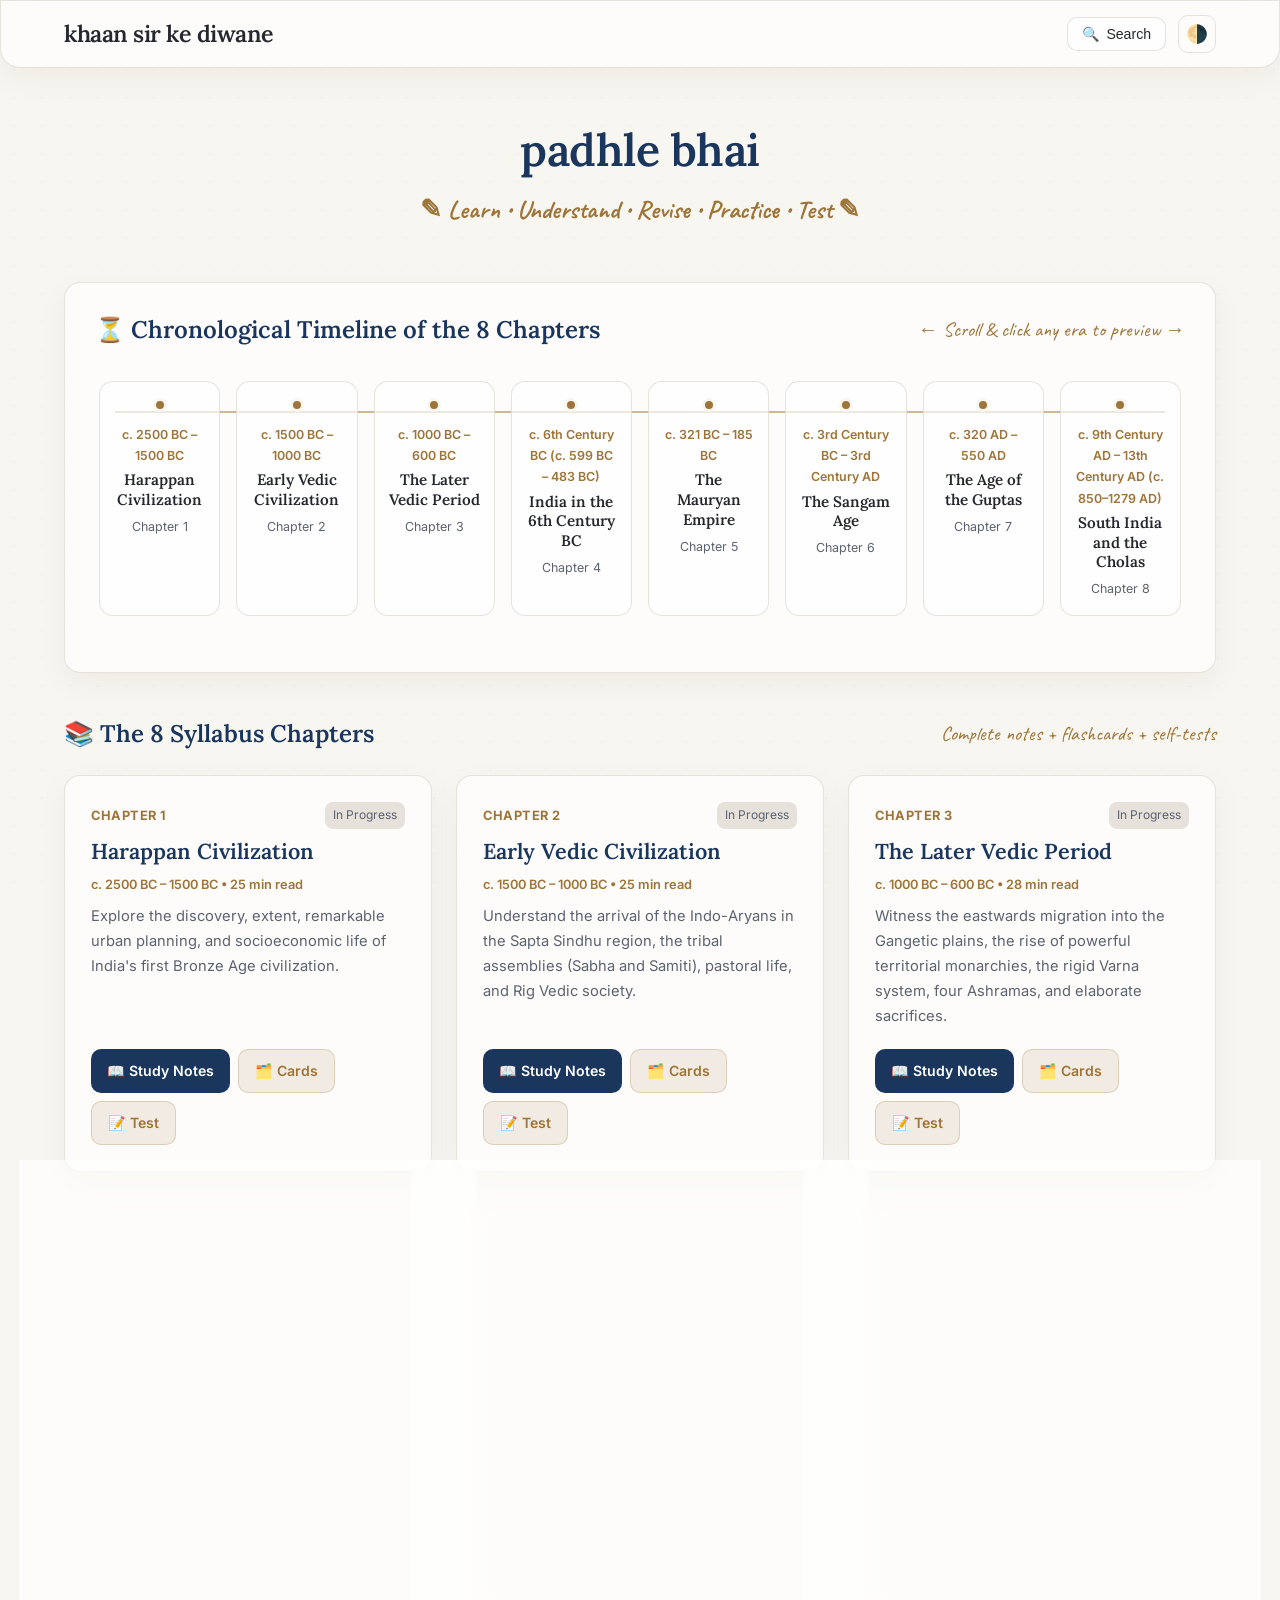
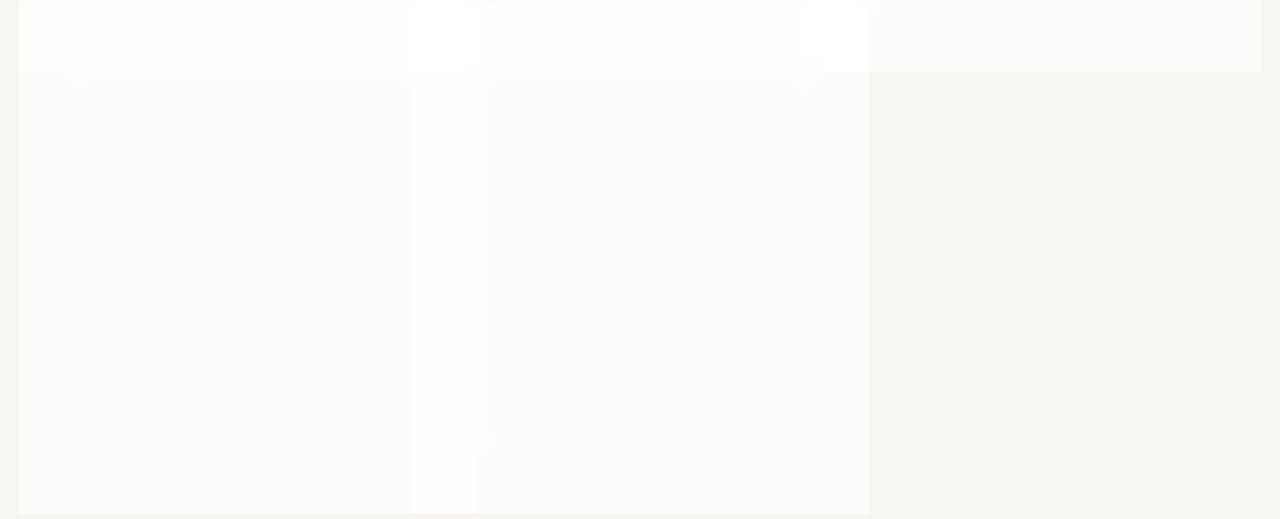
<file: index.html>
<!DOCTYPE html>
<html lang="en">
<head>
    <meta charset="UTF-8">
    <meta name="viewport" content="width=device-width, initial-scale=1.0">
    <title>padhle bhai </title>
    <link rel="preconnect" href="https://fonts.googleapis.com">
    <link rel="preconnect" href="https://fonts.gstatic.com" crossorigin>
    <link href="https://fonts.googleapis.com/css2?family=Caveat:wght@600;700&family=Inter:wght@400;500;600;700&family=Lora:ital,wght@0,400;0,600;1,400;1,600&display=swap" rel="stylesheet">
    <link rel="stylesheet" href="css/style.css">
</head>
<body>
    <!-- Top Navbar -->
    <nav class="navbar glass">
        <div class="container nav-content">
            <div class="logo">
                <h1>khaan sir ke diwane</h1>
            </div>
            <div class="nav-actions">
                <button id="openSearchBtn" class="nav-btn" title="Search all topics, rulers, terms">
                    🔍 <span>Search</span>
                </button>
                <button id="themeToggle" class="theme-toggle" title="Toggle Light / Dark Mode">🌗</button>
            </div>
        </div>
    </nav>

    <main class="container">
        <!-- Dashboard Header -->
        <header class="dashboard-header">
            <h1>padhle bhai</h1>
            <div class="handwritten-sub">✎ Learn • Understand • Revise • Practice • Test ✎</div>
        </header>

        <!-- Interactive Historical Timeline Section -->
        <section class="timeline-section glass">
            <div class="section-head-wrap">
                <h2 class="section-title">⏳ Chronological Timeline of the 8 Chapters</h2>
                <span class="doodle-hand-annotation">← Scroll & click any era to preview →</span>
            </div>
            <div class="timeline-scroll">
                <div class="timeline-flow" id="timelineFlow">
                    <!-- Injected by JS -->
                </div>
            </div>
        </section>

 

        <!-- Chapter Cards Grid -->
        <div class="section-head-wrap" style="margin-top: 40px;">
            <h2 class="section-title">📚 The 8 Syllabus Chapters</h2>
            <span class="doodle-hand-annotation">Complete notes + flashcards + self-tests</span>
        </div>
        <section class="chapter-grid" id="chapterGrid">
            <!-- Chapter cards injected here by JS -->
        </section>
    </main>

    <!-- Global Search Modal -->
    <div class="modal-overlay" id="searchModal">
        <div class="search-modal-box glass">
            <div class="search-input-wrap">
                <span style="font-size: 1.3rem;">🔍</span>
                <input type="text" id="globalSearchInput" class="search-input" placeholder="Search people, places, dates, terms, concepts..." autocomplete="off">
                <button id="closeSearchBtn" style="background: none; border: none; font-size: 1.4rem; cursor: pointer; color: var(--text-muted);">&times;</button>
            </div>
            <div style="font-size: 0.8rem; color: var(--text-muted); margin-bottom: 8px;">
                Tip: Type terms like <em>"Citadel"</em>, <em>"Ashoka"</em>, <em>"Sabha"</em>, <em>"Lothal"</em>, <em>"Nalanda"</em>
            </div>
            <div class="search-results-list" id="searchResultsList">
                <p style="text-align: center; color: var(--text-muted); padding: 30px 0;">Start typing to search across all 8 chapters...</p>
            </div>
        </div>
    </div>

    <!-- Scripts: Chapter Data Modules -->
    <script src="data/chapter1.js"></script>
    <script src="data/chapter2.js"></script>
    <script src="data/chapter3.js"></script>
    <script src="data/chapter4.js"></script>
    <script src="data/chapter5.js"></script>
    <script src="data/chapter6.js"></script>
    <script src="data/chapter7.js"></script>
    <script src="data/chapter8.js"></script>
    <script src="data/data.js"></script>
    <script src="js/app.js"></script>
</body>
</html>
</file>
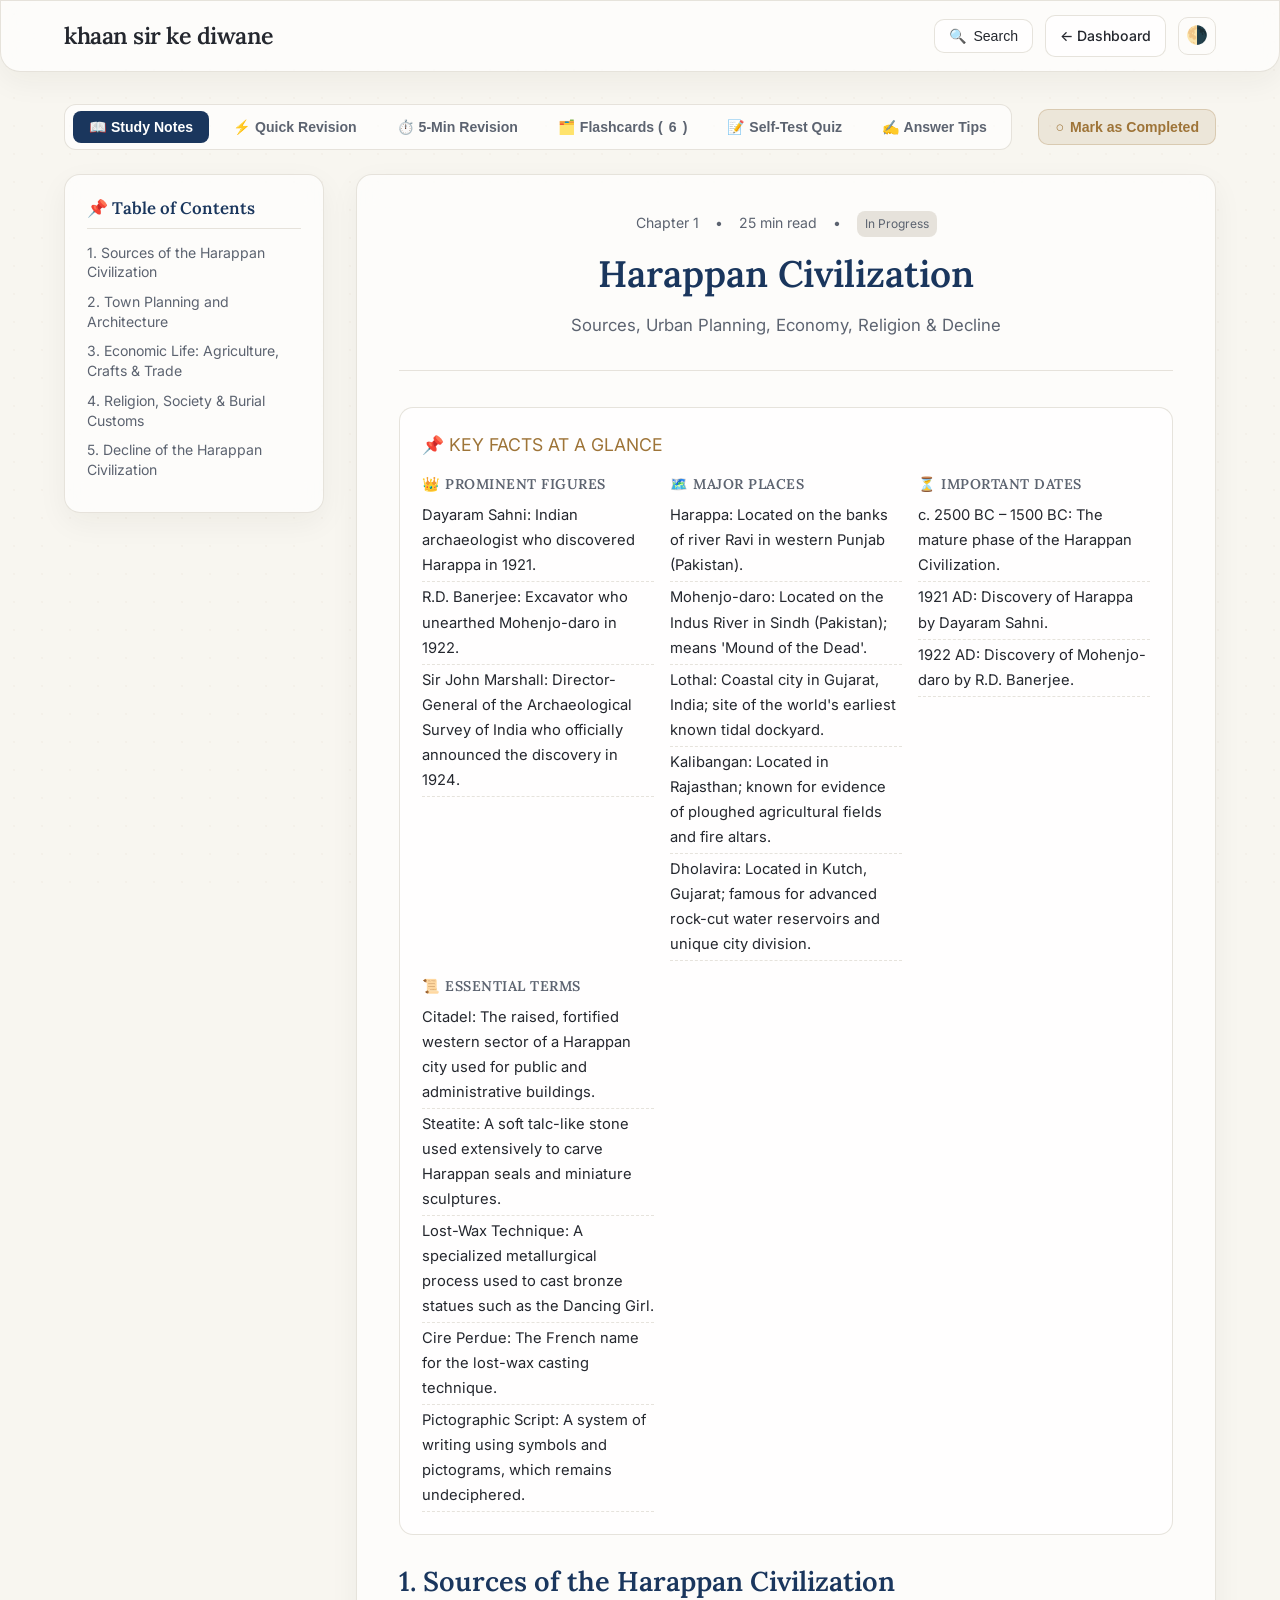
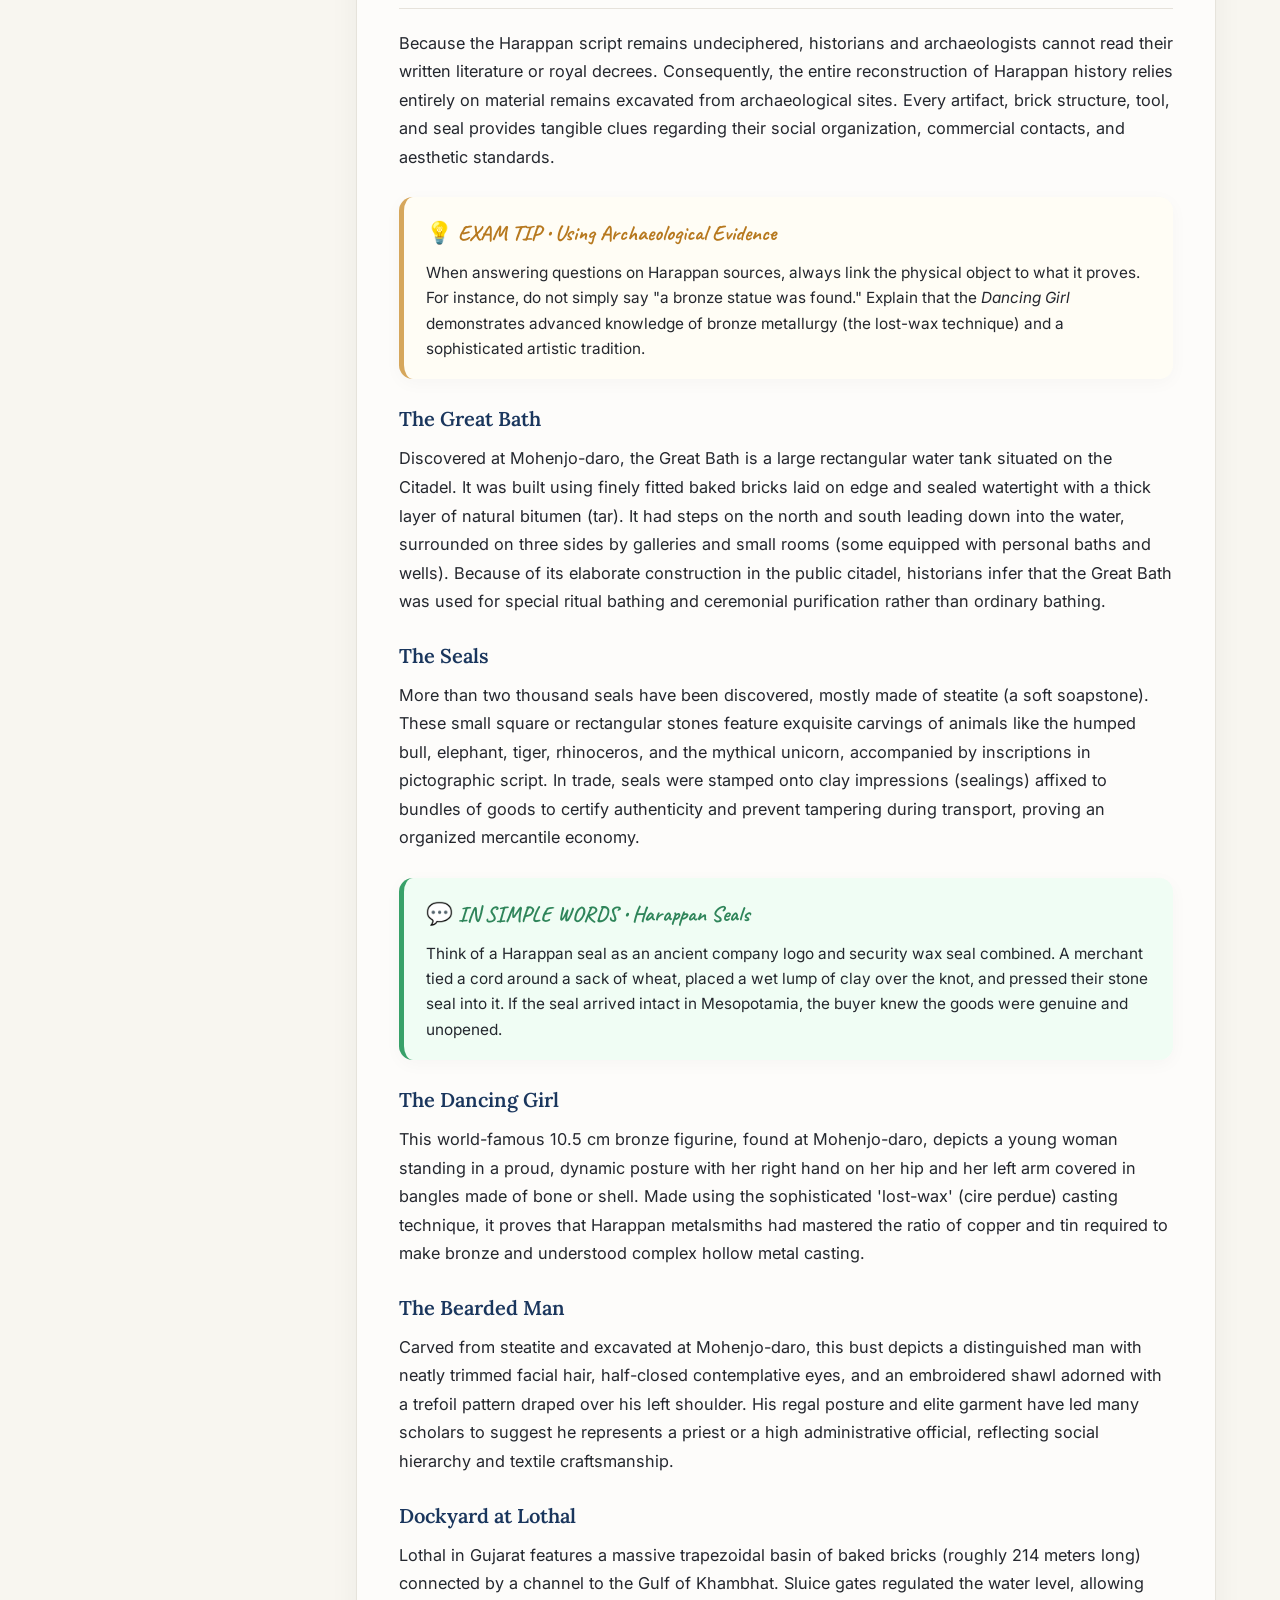
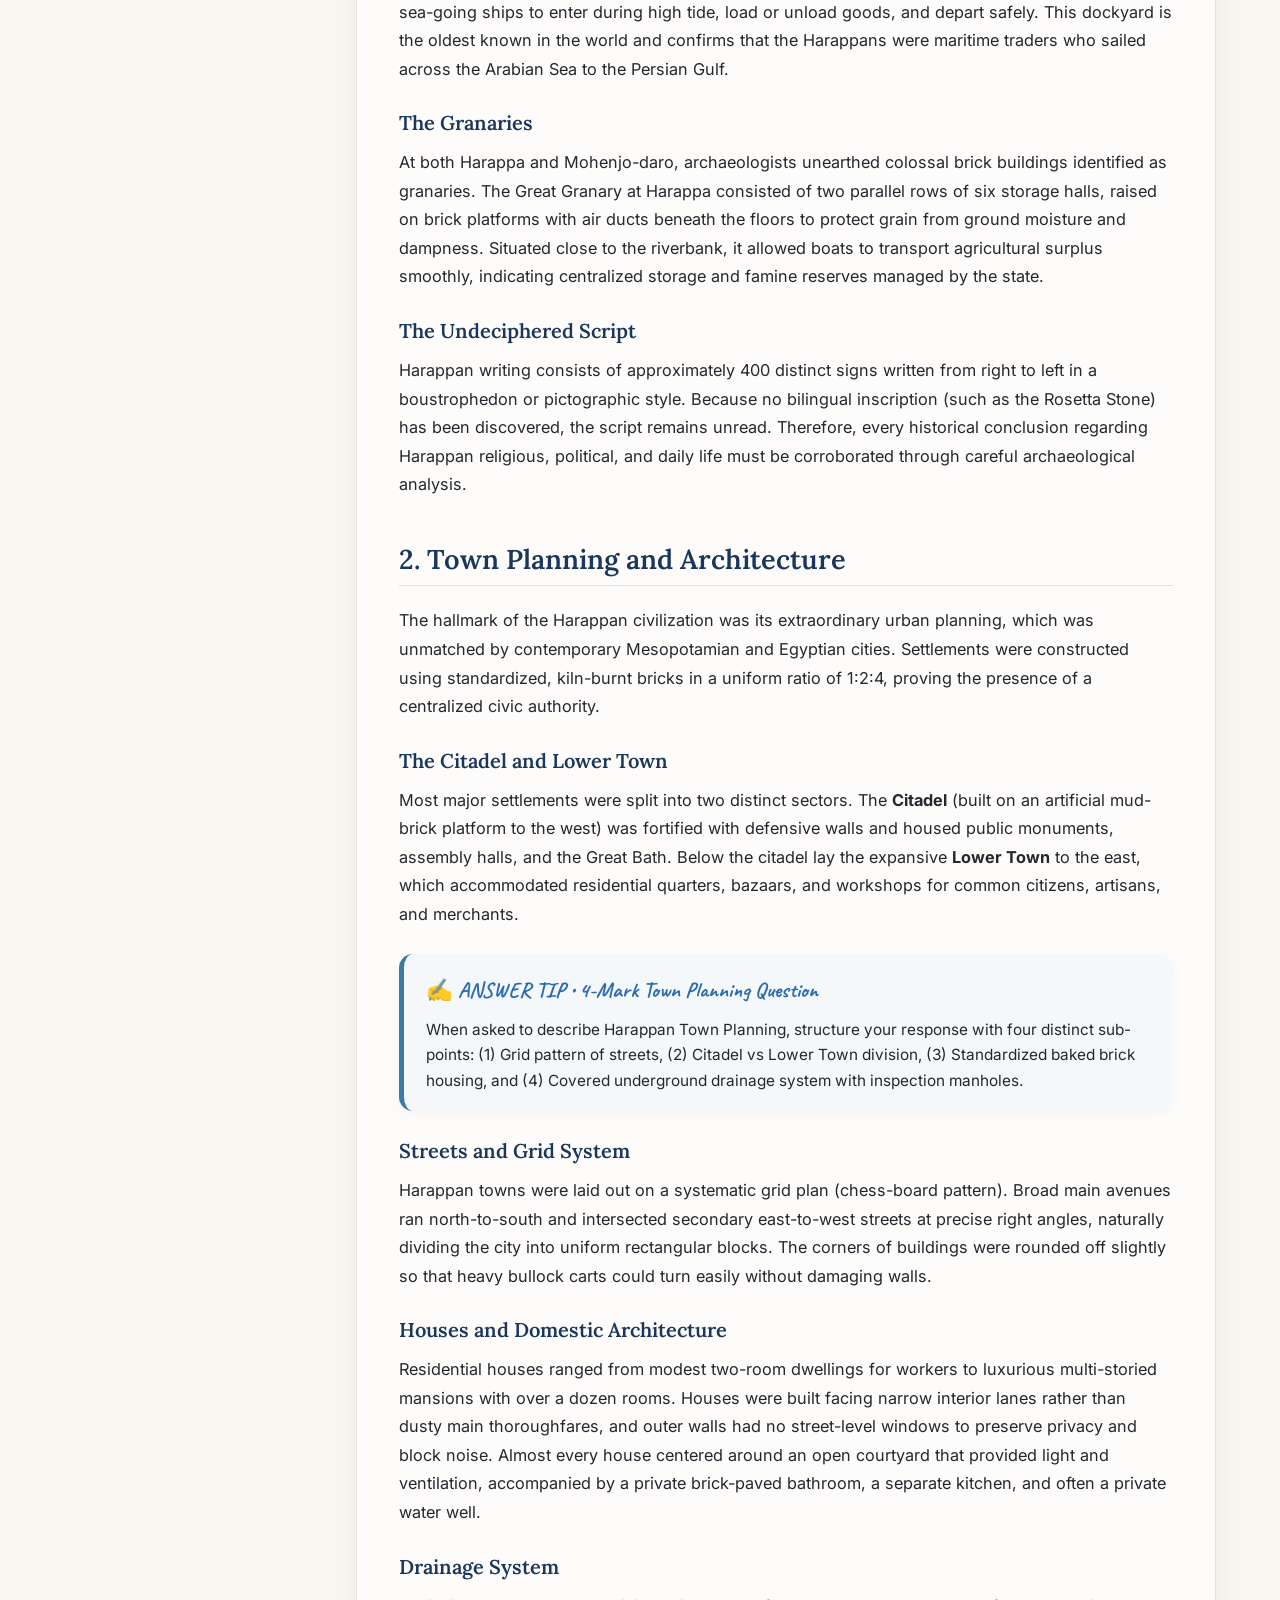
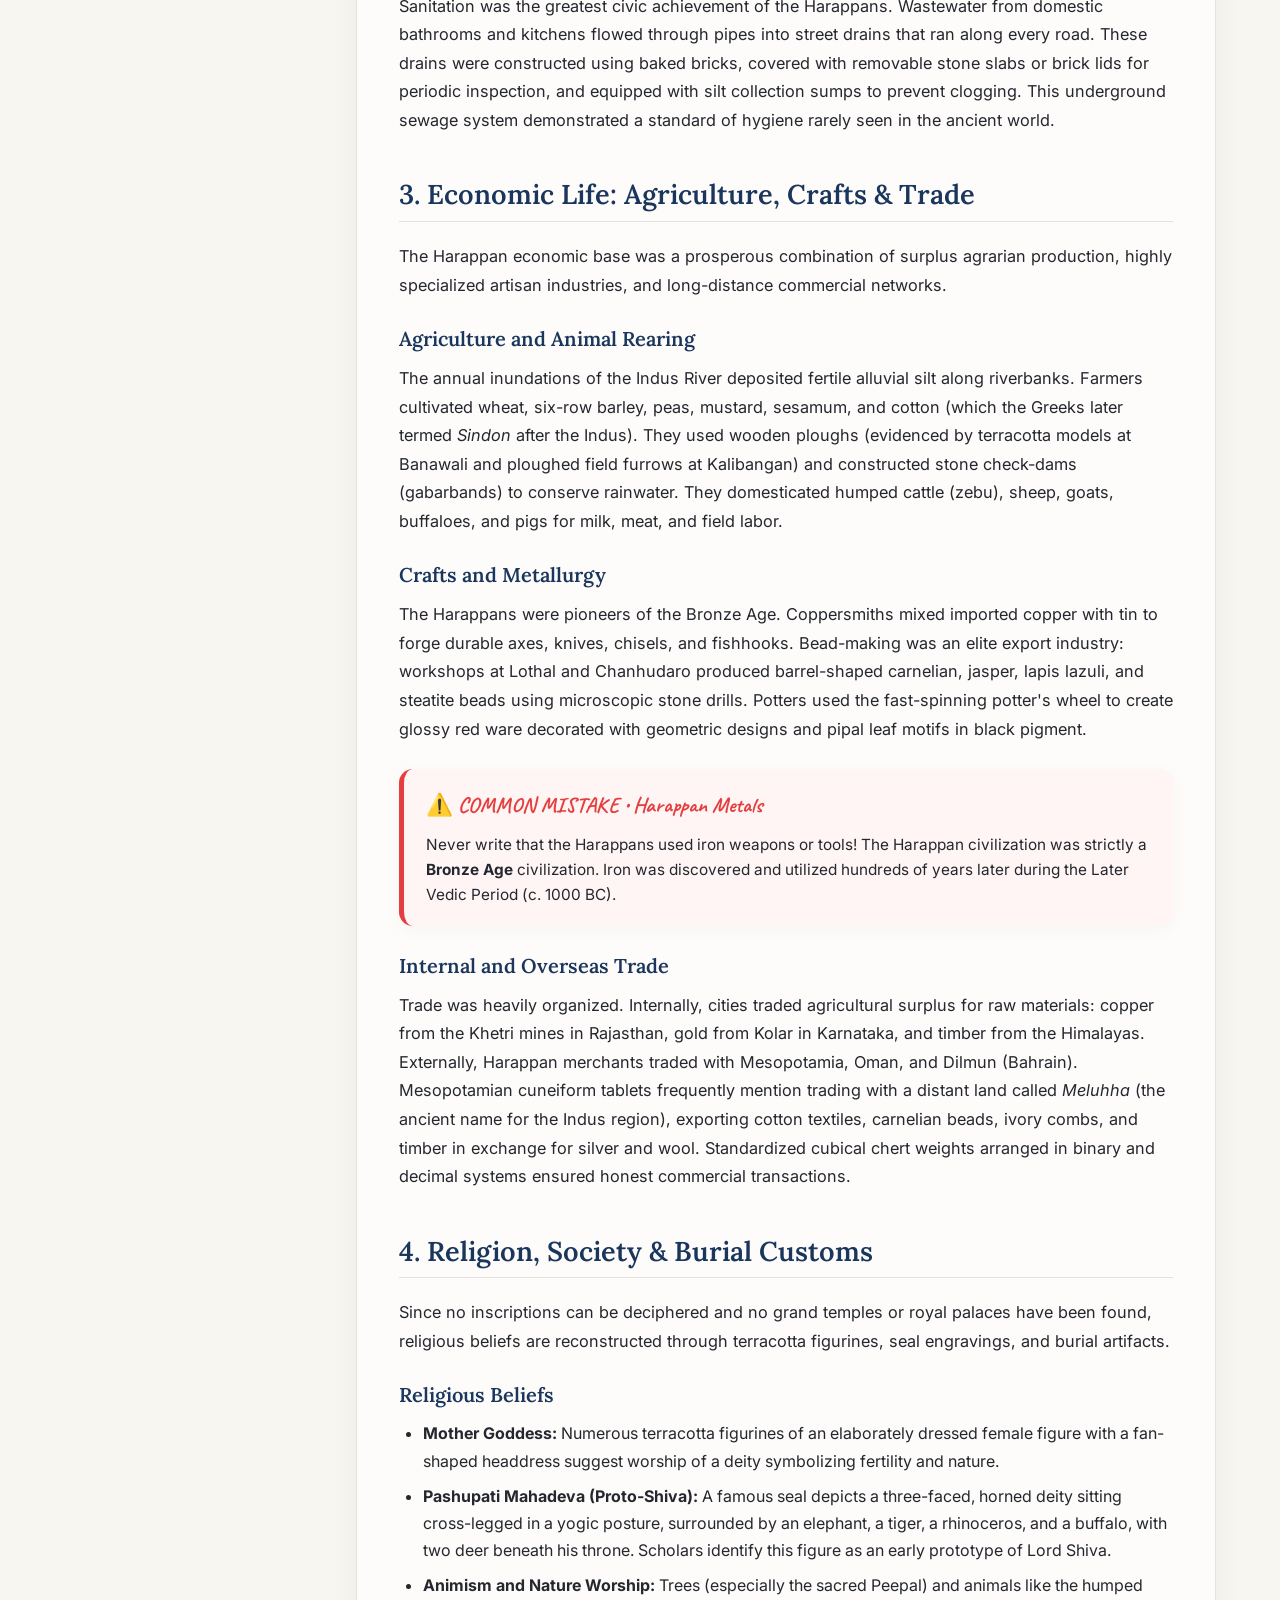
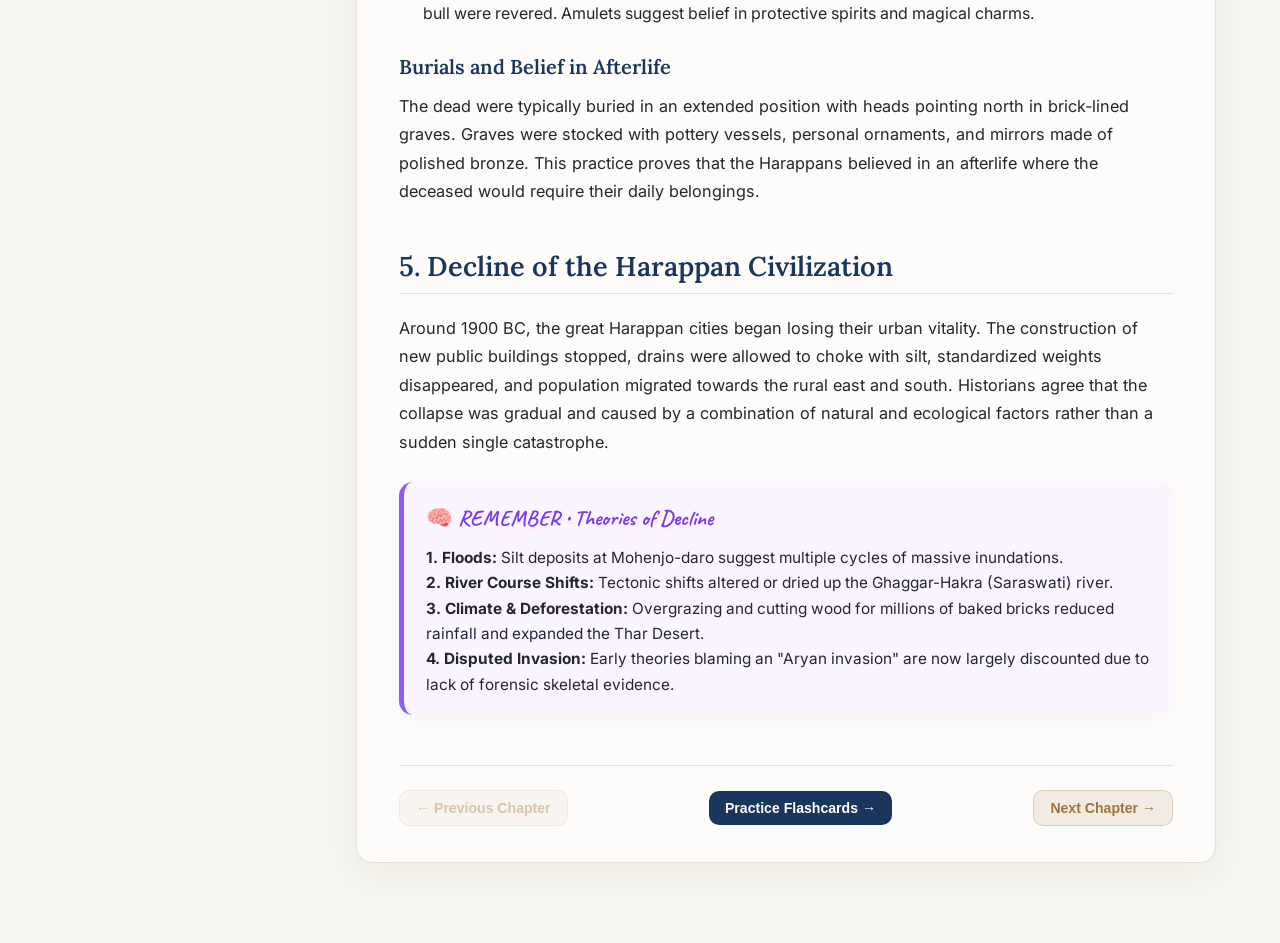
<file: chapter.html>
<!DOCTYPE html>
<html lang="en">
<head>
    <meta charset="UTF-8">
    <meta name="viewport" content="width=device-width, initial-scale=1.0">
    <title>Chapter Reading - padhle bhai</title>
    <link rel="preconnect" href="https://fonts.googleapis.com">
    <link rel="preconnect" href="https://fonts.gstatic.com" crossorigin>
    <link href="https://fonts.googleapis.com/css2?family=Caveat:wght@600;700&family=Inter:wght@400;500;600;700&family=Lora:ital,wght@0,400;0,600;1,400;1,600&display=swap" rel="stylesheet">
    <link rel="stylesheet" href="css/style.css">
</head>
<body>
    <!-- Top Navbar -->
    <nav class="navbar glass">
        <div class="container nav-content">
            <div class="logo">
                <a href="index.html" style="color: inherit; text-decoration: none; display: flex; align-items: center; gap: 10px;">
                    <h1>khaan sir ke diwane</h1>
                </a>
            </div>
            <div class="nav-actions">
                <button id="openSearchBtn" class="nav-btn" title="Search all topics">🔍 <span>Search</span></button>
                <a href="index.html" class="nav-btn" style="text-decoration: none;">← Dashboard</a>
                <button id="themeToggle" class="theme-toggle" title="Toggle Light / Dark Mode">🌗</button>
            </div>
        </div>
    </nav>

    <main class="container">
        <!-- Chapter Navigation Bar & Study Tabs -->
        <div class="chapter-nav-bar">
            <div class="chapter-tabs" id="studyTabs">
                <button class="tab-btn active" data-tab="notes">📖 Study Notes</button>
                <button class="tab-btn" data-tab="quick-revision">⚡ Quick Revision</button>
                <button class="tab-btn" data-tab="five-min">⏱️ 5-Min Revision</button>
                <button class="tab-btn" data-tab="flashcards">🗂️ Flashcards (<span id="fcCountBadge">0</span>)</button>
                <button class="tab-btn" data-tab="quiz">📝 Self-Test Quiz</button>
                <button class="tab-btn" data-tab="answers">✍️ Answer Tips</button>
            </div>
            <div style="display: flex; gap: 10px; align-items: center;">
                <button id="markCompleteBtn" class="btn btn-secondary">
                    <span id="markCompleteIcon">○</span> <span id="markCompleteText">Mark as Completed</span>
                </button>
            </div>
        </div>

        <!-- Tab 1: Detailed Study Notes Layout -->
        <div id="tabContentNotes" class="tab-content-area">
            <div class="reading-layout">
                <!-- Sticky Table of Contents -->
                <aside class="toc-sidebar glass">
                    <h3>📌 Table of Contents</h3>
                    <ul class="toc-list" id="tocList">
                        <!-- Headings injected dynamically -->
                    </ul>
                </aside>
                
                <!-- Main Textbook Notes Area -->
                <article class="chapter-content-box glass">
                    <header class="chapter-header">
                        <div class="chapter-meta">
                            <span id="chapterNumberLabel">Chapter X</span>
                            <span>•</span>
                            <span id="readTimeLabel">XX min read</span>
                            <span>•</span>
                            <span id="chapterStatusLabel" class="card-status-badge">In Progress</span>
                        </div>
                        <h1 id="chapterTitle" style="font-size: 2.3rem; margin-bottom: 12px;">Chapter Title</h1>
                        <p id="chapterDesc" style="color: var(--text-muted); font-size: 1.05rem; max-width: 680px; margin: 0 auto;"></p>
                    </header>

                    <!-- Mobile Collapsible Table of Contents -->
                    <details class="mobile-toc-details glass" id="mobileTocContainer">
                        <summary class="mobile-toc-summary">
                            <span>📌 Table of Contents (Tap to view sections)</span>
                            <span class="mobile-toc-arrow">▼</span>
                        </summary>
                        <ul class="toc-list" id="mobileTocList">
                            <!-- Injected by JS -->
                        </ul>
                    </details>

                    <!-- Key Facts Visual Box -->
                    <div class="key-facts-box" id="keyFactsContainer">
                        <!-- Injected by JS -->
                    </div>
                    
                    <!-- Dynamic Educational Content with Integrated Doodles -->
                    <div id="dynamicContent">
                        <!-- Injected by JS -->
                    </div>

                    <!-- End of Chapter Navigation -->
                    <div style="margin-top: 50px; padding-top: 24px; border-top: 1px solid var(--glass-border); display: flex; justify-content: space-between; align-items: center; flex-wrap: wrap; gap: 14px;">
                        <button id="prevChapterBtn" class="btn btn-secondary">← Previous Chapter</button>
                        <button id="practiceFlashcardsBtn" class="btn btn-primary">Practice Flashcards →</button>
                        <button id="nextChapterBtn" class="btn btn-secondary">Next Chapter →</button>
                    </div>
                </article>
            </div>
        </div>

        <!-- Tab 2: Quick Revision -->
        <div id="tabContentQuickRevision" class="tab-content-area hidden">
            <article class="chapter-content-box glass" style="max-width: 900px; margin: 0 auto;">
                <h2 style="font-size: 1.8rem; margin-bottom: 14px;">⚡ Quick Revision: Key Points & Connections</h2>
                <p style="color: var(--text-muted); margin-bottom: 24px;">
                    Essential revision points, historical causes, and cause → event → effect links designed for rapid recall before the exam.
                </p>
                <div id="quickRevisionContent">
                    <!-- Injected by JS -->
                </div>
            </article>
        </div>

        <!-- Tab 3: 5-Minute Revision -->
        <div id="tabContentFiveMin" class="tab-content-area hidden">
            <article class="chapter-content-box glass" style="max-width: 850px; margin: 0 auto;">
                <h2 style="font-size: 1.8rem; margin-bottom: 14px;">⏱️ 5-Minute Rapid Revision</h2>
                <p style="color: var(--text-muted); margin-bottom: 24px;">
                    Read this super-compact digest in under 5 minutes right before attempting test questions.
                </p>
                <div id="fiveMinContent" style="font-size: 1.05rem; line-height: 1.8;">
                    <!-- Injected by JS -->
                </div>
            </article>
        </div>

        <!-- Tab 4: Interactive Flashcards -->
        <div id="tabContentFlashcards" class="tab-content-area hidden">
            <div class="flashcards-container">
                <div style="text-align: center; margin-bottom: 18px;">
                    <h2 style="font-size: 1.8rem; margin-bottom: 6px;">🗂️ Interactive Concept Flashcards</h2>
                    <p style="color: var(--text-muted); font-size: 0.92rem;">Click the card to flip between Question and Answer.</p>
                </div>

                <div class="fc-scene" id="flashcardScene">
                    <div class="flashcard" id="flashcardElement">
                        <div class="card-face card-face-front">
                            <div class="fc-category" id="fcFrontCategory">Historical Term</div>
                            <div class="fc-center-content">
                                <div class="fc-prompt" id="fcFrontText">Term or Question</div>
                            </div>
                            <div class="fc-hint">👆 Click to Flip Card</div>
                        </div>
                        <div class="card-face card-face-back">
                            <div class="fc-category" style="color: var(--accent-color);">Explanation & Significance</div>
                            <div class="fc-center-content">
                                <div class="fc-explanation" id="fcBackText">Detailed explanation and answer.</div>
                            </div>
                            <div class="fc-hint">👆 Click to Flip Back</div>
                        </div>
                    </div>
                </div>

                <!-- Flashcard Controls -->
                <div class="fc-toolbar">
                    <div style="font-weight: 600; font-size: 0.95rem;">
                        Card <span id="fcCurrentIndex">1</span> of <span id="fcTotalCount">8</span>
                    </div>
                    <div class="fc-controls">
                        <button id="fcReviseBtn" class="btn btn-secondary" title="Mark for further revision">🔄 Revise Again</button>
                        <button id="fcKnowBtn" class="btn btn-primary" style="background: #2F855A;" title="Mark as mastered">✓ Know It</button>
                        <button id="fcShuffleBtn" class="btn btn-secondary" title="Shuffle flashcards">🔀 Shuffle</button>
                        <button id="fcNextBtn" class="btn btn-secondary">Next →</button>
                    </div>
                </div>
            </div>
        </div>

        <!-- Tab 5: Self-Test Quiz -->
        <div id="tabContentQuiz" class="tab-content-area hidden">
            <div class="quiz-wrapper">
                <div style="text-align: center; margin-bottom: 28px;">
                    <h2 style="font-size: 1.8rem; margin-bottom: 6px;">📝 Self-Assessment Quiz</h2>
                    <p style="color: var(--text-muted); font-size: 0.92rem;">
                        Test your conceptual clarity across MCQs, True/False, and structured questions. Answers are revealed only after submission.
                    </p>
                </div>

                <div id="quizQuestionsContainer">
                    <!-- Injected by JS -->
                </div>

                <div style="text-align: center; margin-top: 24px;">
                    <button id="submitQuizBtn" class="btn btn-primary" style="font-size: 1.05rem; padding: 12px 28px;">
                        Submit & Evaluate Answers
                    </button>
                </div>

                <div id="quizScoreBanner" class="quiz-score-banner glass">
                    <h3 id="quizScoreTitle" style="font-size: 1.5rem; margin-bottom: 8px;">Your Score</h3>
                    <p id="quizScoreDetails" style="font-size: 1rem; color: var(--text-muted); margin-bottom: 16px;"></p>
                    <button id="retryQuizBtn" class="btn btn-secondary">Try Again</button>
                </div>
            </div>
        </div>

        <!-- Tab 6: Answer-Writing Guide -->
        <div id="tabContentAnswers" class="tab-content-area hidden">
            <article class="chapter-content-box glass" style="max-width: 900px; margin: 0 auto;">
                <h2 style="font-size: 1.8rem; margin-bottom: 14px;">✍️ Chapter Model Answer Blueprints</h2>
                <p style="color: var(--text-muted); margin-bottom: 24px;">
                    Step-by-step illustrations of how to structure high-scoring answers for questions relating to this chapter in an 80-mark examination.
                </p>
                <div id="modelAnswersContent">
                    <!-- Injected by JS -->
                </div>
            </article>
        </div>
    </main>

    <!-- Global Search Modal -->
    <div class="modal-overlay" id="searchModal">
        <div class="search-modal-box glass">
            <div class="search-input-wrap">
                <span style="font-size: 1.3rem;">🔍</span>
                <input type="text" id="globalSearchInput" class="search-input" placeholder="Search people, places, dates, terms, concepts..." autocomplete="off">
                <button id="closeSearchBtn" style="background: none; border: none; font-size: 1.4rem; cursor: pointer; color: var(--text-muted);">&times;</button>
            </div>
            <div class="search-results-list" id="searchResultsList">
                <p style="text-align: center; color: var(--text-muted); padding: 30px 0;">Start typing to search across all 8 chapters...</p>
            </div>
        </div>
    </div>

    <!-- Scripts: Chapter Data Modules -->
    <script src="data/chapter1.js"></script>
    <script src="data/chapter2.js"></script>
    <script src="data/chapter3.js"></script>
    <script src="data/chapter4.js"></script>
    <script src="data/chapter5.js"></script>
    <script src="data/chapter6.js"></script>
    <script src="data/chapter7.js"></script>
    <script src="data/chapter8.js"></script>
    <script src="data/data.js"></script>
    <script src="js/app.js"></script>
</body>
</html>
</file>
<file: css/style.css>
@import url('https://fonts.googleapis.com/css2?family=Caveat:wght@600;700&family=Inter:wght@400;500;600;700&family=Lora:ital,wght@0,400;0,600;1,400;1,600&display=swap');

:root {
    /* Light Theme: Warm ivory, dark charcoal, navy, antique gold */
    --bg-color: #F8F6F0;
    --text-color: #24272E;
    --text-muted: #5C6370;
    --accent-color: #1A365D; /* Muted navy */
    --accent-gold: #9E7438; /* Antique gold */
    --accent-gold-light: rgba(158, 116, 56, 0.12);
    --glass-bg: rgba(255, 255, 255, 0.65);
    --glass-border: rgba(220, 215, 205, 0.7);
    --glass-shadow: 0 10px 30px 0 rgba(40, 30, 20, 0.05);
    --card-hover: rgba(255, 255, 255, 0.95);
    
    /* Doodle & Study Annotation Colors */
    --doodle-tip-bg: #FFFDF5;
    --doodle-tip-border: #D6A75C;
    --doodle-answer-bg: #F4F8FA;
    --doodle-answer-border: #3A7CA5;
    --doodle-memory-bg: #FAF5FF;
    --doodle-memory-border: #8B5CF6;
    --doodle-mistake-bg: #FFF5F5;
    --doodle-mistake-border: #E53E3E;
    --doodle-simple-bg: #F0FDF4;
    --doodle-simple-border: #38A169;
    --doodle-connect-bg: #FDF4E3;
    --doodle-connect-border: #D97706;

    --font-heading: 'Lora', Georgia, serif;
    --font-body: 'Inter', system-ui, -apple-system, sans-serif;
    --font-hand: 'Caveat', cursive, sans-serif;
}

[data-theme="dark"] {
    /* Dark Theme: Deep charcoal, dark navy undertones, off-white */
    --bg-color: #14171C;
    --text-color: #E8EBF0;
    --text-muted: #9AA3B2;
    --accent-color: #6393C7;
    --accent-gold: #D4A86A;
    --accent-gold-light: rgba(212, 168, 106, 0.15);
    --glass-bg: rgba(26, 30, 38, 0.75);
    --glass-border: rgba(255, 255, 255, 0.1);
    --glass-shadow: 0 10px 30px 0 rgba(0, 0, 0, 0.4);
    --card-hover: rgba(33, 38, 48, 0.9);

    /* Doodle Dark Adjustments */
    --doodle-tip-bg: rgba(45, 38, 25, 0.55);
    --doodle-tip-border: #D4A86A;
    --doodle-answer-bg: rgba(25, 38, 50, 0.55);
    --doodle-answer-border: #5694CA;
    --doodle-memory-bg: rgba(38, 28, 55, 0.55);
    --doodle-memory-border: #A78BFA;
    --doodle-mistake-bg: rgba(55, 25, 25, 0.55);
    --doodle-mistake-border: #F87171;
    --doodle-simple-bg: rgba(20, 45, 30, 0.55);
    --doodle-simple-border: #4ADE80;
    --doodle-connect-bg: rgba(48, 35, 18, 0.55);
    --doodle-connect-border: #FBBF24;
}

* {
    margin: 0;
    padding: 0;
    box-sizing: border-box;
}

body {
    background-color: var(--bg-color);
    color: var(--text-color);
    font-family: var(--font-body);
    line-height: 1.7;
    transition: background-color 0.3s ease, color 0.3s ease;
    background-image: radial-gradient(rgba(158, 116, 56, 0.04) 1px, transparent 0);
    background-size: 28px 28px;
    background-attachment: fixed;
    min-height: 100vh;
}

h1, h2, h3, h4 {
    font-family: var(--font-heading);
    font-weight: 600;
    color: var(--accent-color);
    line-height: 1.35;
}

a {
    color: var(--accent-gold);
    text-decoration: none;
    transition: color 0.2s ease;
}

a:hover {
    color: var(--accent-color);
}

/* Glassmorphism */
.glass {
    background: var(--glass-bg);
    backdrop-filter: blur(14px);
    -webkit-backdrop-filter: blur(14px);
    border: 1px solid var(--glass-border);
    box-shadow: var(--glass-shadow);
    border-radius: 16px;
}

.container {
    max-width: 1200px;
    margin: 0 auto;
    padding: 0 24px;
}

/* Navbar */
.navbar {
    position: sticky;
    top: 0;
    z-index: 1000;
    padding: 14px 0;
    margin-bottom: 32px;
    border-radius: 0 0 20px 20px;
}

.nav-content {
    display: flex;
    justify-content: space-between;
    align-items: center;
}

.logo {
    display: flex;
    align-items: center;
    gap: 12px;
}

.logo h1 {
    margin: 0;
    font-size: 1.45rem;
    letter-spacing: -0.5px;
    color: var(--text-color);
    display: flex;
    align-items: center;
    gap: 8px;
}

.logo-tag {
    font-family: var(--font-hand);
    font-size: 1.25rem;
    color: var(--accent-gold);
    background: var(--accent-gold-light);
    padding: 2px 10px;
    border-radius: 20px;
    font-weight: 700;
}

.nav-actions {
    display: flex;
    gap: 12px;
    align-items: center;
}

.nav-btn {
    background: var(--glass-bg);
    border: 1px solid var(--glass-border);
    color: var(--text-color);
    padding: 8px 14px;
    border-radius: 10px;
    font-size: 0.88rem;
    font-weight: 500;
    cursor: pointer;
    display: inline-flex;
    align-items: center;
    gap: 6px;
    transition: all 0.2s ease;
}

.nav-btn:hover {
    background: var(--card-hover);
    border-color: var(--accent-gold);
    transform: translateY(-1px);
}

.theme-toggle {
    background: transparent;
    border: 1px solid var(--glass-border);
    color: var(--text-color);
    font-size: 1.1rem;
    cursor: pointer;
    width: 38px;
    height: 38px;
    border-radius: 10px;
    display: flex;
    align-items: center;
    justify-content: center;
    transition: background 0.2s;
}

.theme-toggle:hover {
    background: var(--glass-bg);
}

/* Dashboard Header */
.dashboard-header {
    text-align: center;
    margin-bottom: 40px;
    padding: 20px 0 10px 0;
}

.dashboard-header h1 {
    font-size: 2.8rem;
    margin-bottom: 8px;
    letter-spacing: -0.5px;
}

.dashboard-header .handwritten-sub {
    font-family: var(--font-hand);
    font-size: 1.6rem;
    color: var(--accent-gold);
    font-weight: 700;
}

/* 80-Mark Exam Preparation Section */
.exam-prep-banner {
    padding: 28px 32px;
    margin-bottom: 44px;
    position: relative;
    overflow: hidden;
}

.exam-prep-banner::before {
    content: "80 MARKS TARGET";
    position: absolute;
    right: 20px;
    top: 15px;
    font-family: var(--font-hand);
    font-size: 1.2rem;
    font-weight: 700;
    color: var(--accent-gold);
    border: 1.5px dashed var(--accent-gold);
    padding: 3px 12px;
    border-radius: 14px;
    transform: rotate(3deg);
    opacity: 0.85;
}

.prep-header {
    margin-bottom: 20px;
}

.prep-header h2 {
    font-size: 1.65rem;
    display: flex;
    align-items: center;
    gap: 10px;
}

.study-flow-track {
    display: flex;
    justify-content: space-between;
    align-items: center;
    position: relative;
    margin: 28px 0 24px 0;
    padding: 0 10px;
}

.study-flow-track::before {
    content: '';
    position: absolute;
    top: 50%;
    left: 20px;
    right: 20px;
    height: 2px;
    border-top: 2px dashed var(--glass-border);
    z-index: 1;
}

.study-step {
    position: relative;
    z-index: 2;
    background: var(--bg-color);
    border: 1.5px solid var(--accent-gold);
    border-radius: 12px;
    padding: 8px 16px;
    text-align: center;
    box-shadow: 0 2px 8px rgba(0,0,0,0.04);
}

.study-step .step-num {
    font-family: var(--font-hand);
    font-size: 1.1rem;
    font-weight: 700;
    color: var(--accent-gold);
    display: block;
}

.study-step .step-title {
    font-weight: 600;
    font-size: 0.9rem;
}

/* Exam Info Disclaimer Card */
.exam-info-card {
    display: grid;
    grid-template-columns: 1fr 1fr;
    gap: 20px;
    margin-top: 22px;
    padding-top: 20px;
    border-top: 1px solid var(--glass-border);
}

@media (max-width: 768px) {
    .exam-info-card {
        grid-template-columns: 1fr;
    }
}

.info-column {
    font-size: 0.88rem;
    line-height: 1.6;
}

.info-column h4 {
    font-size: 0.95rem;
    margin-bottom: 6px;
    display: flex;
    align-items: center;
    gap: 6px;
}

.info-badge {
    font-size: 0.75rem;
    padding: 2px 8px;
    border-radius: 6px;
    font-weight: 600;
}

.badge-official {
    background: rgba(26, 54, 93, 0.12);
    color: var(--accent-color);
}

.badge-strategy {
    background: var(--accent-gold-light);
    color: var(--accent-gold);
}

/* Overall Progress Stats */
.prep-stats-grid {
    display: grid;
    grid-template-columns: repeat(auto-fit, minmax(180px, 1fr));
    gap: 16px;
    margin-top: 22px;
}

.stat-box {
    background: rgba(255, 255, 255, 0.4);
    border: 1px solid var(--glass-border);
    padding: 14px 18px;
    border-radius: 12px;
}

[data-theme="dark"] .stat-box {
    background: rgba(30, 35, 45, 0.5);
}

.stat-label {
    font-size: 0.8rem;
    color: var(--text-muted);
    margin-bottom: 4px;
    display: flex;
    justify-content: space-between;
}

.stat-val {
    font-size: 1.4rem;
    font-weight: 700;
    color: var(--accent-color);
}

.progress-bar-wrap {
    height: 6px;
    background: rgba(0,0,0,0.06);
    border-radius: 4px;
    overflow: hidden;
    margin-top: 6px;
}

[data-theme="dark"] .progress-bar-wrap {
    background: rgba(255,255,255,0.08);
}

.progress-bar-fill {
    height: 100%;
    background: var(--accent-gold);
    width: 0%;
    transition: width 0.4s ease;
}

/* Interactive Timeline */
.timeline-section {
    padding: 30px;
    margin-bottom: 44px;
}

.section-head-wrap {
    display: flex;
    justify-content: space-between;
    align-items: center;
    margin-bottom: 24px;
    flex-wrap: wrap;
    gap: 12px;
}

.section-title {
    font-size: 1.5rem;
    display: flex;
    align-items: center;
    gap: 10px;
}

.timeline-scroll {
    overflow-x: auto;
    padding-bottom: 16px;
}

.timeline-flow {
    display: flex;
    gap: 16px;
    min-width: 900px;
    position: relative;
    padding: 10px 4px;
}

.timeline-flow::before {
    content: '';
    position: absolute;
    top: 40px;
    left: 20px;
    right: 20px;
    height: 2px;
    background: var(--accent-gold);
    z-index: 1;
    opacity: 0.5;
}

.timeline-card-node {
    flex: 1;
    position: relative;
    z-index: 2;
    background: var(--glass-bg);
    border: 1px solid var(--glass-border);
    border-radius: 14px;
    padding: 16px 14px;
    text-align: center;
    cursor: pointer;
    transition: all 0.25s ease;
}

.timeline-card-node:hover, .timeline-card-node.active {
    transform: translateY(-4px);
    border-color: var(--accent-gold);
    box-shadow: 0 8px 24px rgba(158, 116, 56, 0.15);
}

.node-dot {
    width: 14px;
    height: 14px;
    background: var(--accent-gold);
    border: 3px solid var(--bg-color);
    border-radius: 50%;
    margin: 0 auto 12px auto;
}

.node-date {
    font-size: 0.78rem;
    color: var(--accent-gold);
    font-weight: 600;
    margin-bottom: 4px;
}

.node-title {
    font-family: var(--font-heading);
    font-size: 0.95rem;
    font-weight: 600;
    line-height: 1.3;
}

/* Answer-Writing Guide Section */
.answer-guide-section {
    padding: 30px;
    margin-bottom: 48px;
}

.answer-styles-grid {
    display: grid;
    grid-template-columns: repeat(auto-fit, minmax(270px, 1fr));
    gap: 20px;
    margin-top: 20px;
}

.answer-card {
    background: var(--glass-bg);
    border: 1px solid var(--glass-border);
    border-radius: 14px;
    padding: 20px;
    position: relative;
    transition: transform 0.2s ease;
}

.answer-card:hover {
    transform: translateY(-3px);
}

.answer-card-tag {
    font-family: var(--font-hand);
    font-size: 1.15rem;
    font-weight: 700;
    color: var(--accent-gold);
    display: inline-block;
    margin-bottom: 6px;
}

.answer-card h3 {
    font-size: 1.15rem;
    margin-bottom: 8px;
}

.formula-box {
    background: rgba(158, 116, 56, 0.08);
    border-left: 3px solid var(--accent-gold);
    padding: 8px 12px;
    border-radius: 0 8px 8px 0;
    font-size: 0.88rem;
    font-weight: 600;
    margin: 10px 0;
}

/* Chapter Cards Grid */
.chapter-grid {
    display: grid;
    grid-template-columns: repeat(auto-fill, minmax(320px, 1fr));
    gap: 24px;
    margin-bottom: 60px;
}

.chapter-card {
    padding: 26px;
    transition: transform 0.3s ease, background 0.3s ease, box-shadow 0.3s ease;
    display: flex;
    flex-direction: column;
    height: 100%;
    position: relative;
}

.chapter-card:hover {
    transform: translateY(-5px);
    background: var(--card-hover);
    box-shadow: 0 14px 40px rgba(0,0,0,0.08);
}

.card-top-meta {
    display: flex;
    justify-content: space-between;
    align-items: center;
    margin-bottom: 8px;
}

.chapter-badge {
    font-size: 0.8rem;
    font-weight: 700;
    color: var(--accent-gold);
    letter-spacing: 0.5px;
    text-transform: uppercase;
}

.card-status-badge {
    font-size: 0.75rem;
    padding: 3px 8px;
    border-radius: 8px;
    background: var(--glass-border);
    color: var(--text-muted);
}

.card-status-badge.completed {
    background: rgba(56, 161, 105, 0.15);
    color: #38A169;
}

.chapter-card h2 {
    font-size: 1.35rem;
    margin-bottom: 8px;
}

.chapter-card p {
    color: var(--text-muted);
    font-size: 0.92rem;
    margin-bottom: 20px;
    flex-grow: 1;
}

.card-btn-group {
    display: flex;
    gap: 8px;
    flex-wrap: wrap;
    margin-top: auto;
}

.btn {
    padding: 9px 16px;
    border-radius: 10px;
    font-size: 0.88rem;
    font-weight: 600;
    cursor: pointer;
    transition: all 0.2s;
    text-decoration: none;
    display: inline-flex;
    align-items: center;
    gap: 6px;
    border: none;
}

.btn-primary {
    background: var(--accent-color);
    color: #FFF;
}

.btn-primary:hover {
    background: var(--accent-gold);
    color: #FFF;
}

.btn-secondary {
    background: rgba(158, 116, 56, 0.12);
    color: var(--accent-gold);
    border: 1px solid rgba(158, 116, 56, 0.25);
}

.btn-secondary:hover {
    background: var(--accent-gold);
    color: #FFF;
}

[data-theme="dark"] .btn-primary {
    background: var(--text-color);
    color: #14171C;
}

[data-theme="dark"] .btn-primary:hover {
    background: var(--accent-gold);
    color: #FFF;
}

/* =======================================================
   DOODLE ANNOTATIONS & EXAM TIP BOXES
   ======================================================= */
.doodle-card {
    border-radius: 14px;
    padding: 18px 22px;
    margin: 26px 0;
    position: relative;
    border-left: 5px solid;
    box-shadow: 0 4px 18px rgba(0,0,0,0.03);
    transition: transform 0.2s ease;
}

.doodle-card:hover {
    transform: translateY(-2px);
}

.doodle-header {
    display: flex;
    align-items: center;
    gap: 8px;
    font-family: var(--font-hand);
    font-size: 1.35rem;
    font-weight: 700;
    margin-bottom: 8px;
}

.doodle-content {
    font-size: 0.96rem;
    line-height: 1.65;
}

/* Doodle Variations */
.doodle-exam-tip {
    background: var(--doodle-tip-bg);
    border-color: var(--doodle-tip-border);
}
.doodle-exam-tip .doodle-header { color: #B7791F; }

.doodle-answer-tip {
    background: var(--doodle-answer-bg);
    border-color: var(--doodle-answer-border);
}
.doodle-answer-tip .doodle-header { color: #2B6CB0; }

.doodle-memory {
    background: var(--doodle-memory-bg);
    border-color: var(--doodle-memory-border);
}
.doodle-memory .doodle-header { color: #7C3AED; }

.doodle-mistake {
    background: var(--doodle-mistake-bg);
    border-color: var(--doodle-mistake-border);
}
.doodle-mistake .doodle-header { color: #E53E3E; }

.doodle-simple-words {
    background: var(--doodle-simple-bg);
    border-color: var(--doodle-simple-border);
}
.doodle-simple-words .doodle-header { color: #2F855A; }

.doodle-connect {
    background: var(--doodle-connect-bg);
    border-color: var(--doodle-connect-border);
}
.doodle-connect .doodle-header { color: #D97706; }

/* Key Facts Box */
.key-facts-box {
    background: var(--glass-bg);
    border: 1px solid var(--glass-border);
    border-radius: 14px;
    padding: 22px;
    margin: 28px 0;
}

.key-facts-title {
    font-size: 1.1rem;
    margin-bottom: 16px;
    display: flex;
    align-items: center;
    gap: 8px;
    color: var(--accent-gold);
}

.key-facts-grid {
    display: grid;
    grid-template-columns: repeat(auto-fit, minmax(220px, 1fr));
    gap: 16px;
}

.key-fact-category h4 {
    font-size: 0.88rem;
    text-transform: uppercase;
    letter-spacing: 0.5px;
    color: var(--text-muted);
    margin-bottom: 6px;
}

.key-fact-category ul {
    list-style: none;
    font-size: 0.92rem;
}

.key-fact-category li {
    padding: 3px 0;
    border-bottom: 1px dashed var(--glass-border);
}

/* Comparison Tables */
.comparison-table-wrap {
    overflow-x: auto;
    margin: 28px 0;
    border-radius: 12px;
    border: 1px solid var(--glass-border);
}

.comparison-table {
    width: 100%;
    border-collapse: collapse;
    font-size: 0.94rem;
}

.comparison-table th {
    background: var(--accent-gold-light);
    color: var(--accent-color);
    padding: 14px 16px;
    text-align: left;
    font-family: var(--font-heading);
    font-size: 1.02rem;
    border-bottom: 2px solid var(--accent-gold);
}

.comparison-table td {
    padding: 12px 16px;
    border-bottom: 1px solid var(--glass-border);
    vertical-align: top;
}

.comparison-table tr:hover {
    background: rgba(158, 116, 56, 0.04);
}

/* =======================================================
   CHAPTER READING PAGE LAYOUT & TABS
   ======================================================= */
.chapter-nav-bar {
    display: flex;
    justify-content: space-between;
    align-items: center;
    margin-bottom: 24px;
    flex-wrap: wrap;
    gap: 12px;
}

.chapter-tabs {
    display: flex;
    gap: 8px;
    overflow-x: auto;
    padding: 6px 8px;
    background: var(--glass-bg);
    border: 1px solid var(--glass-border);
    border-radius: 12px;
    max-width: 100%;
}

.tab-btn {
    padding: 8px 16px;
    border-radius: 8px;
    border: none;
    background: transparent;
    color: var(--text-muted);
    font-weight: 600;
    font-size: 0.88rem;
    cursor: pointer;
    white-space: nowrap;
    transition: all 0.2s ease;
    display: inline-flex;
    align-items: center;
    gap: 6px;
}

.tab-btn.active {
    background: var(--accent-color);
    color: #FFF;
}

[data-theme="dark"] .tab-btn.active {
    background: var(--text-color);
    color: #14171C;
}

.reading-layout {
    display: grid;
    grid-template-columns: 260px 1fr;
    gap: 32px;
    align-items: start;
    margin-bottom: 80px;
}

@media (max-width: 860px) {
    .reading-layout {
        grid-template-columns: 1fr;
    }
    .toc-sidebar {
        display: none;
    }
}

.toc-sidebar {
    position: sticky;
    top: 90px;
    padding: 22px;
    max-height: calc(100vh - 120px);
    overflow-y: auto;
}

.toc-sidebar h3 {
    font-size: 1.05rem;
    margin-bottom: 14px;
    border-bottom: 1px solid var(--glass-border);
    padding-bottom: 8px;
    display: flex;
    align-items: center;
    gap: 8px;
}

.toc-list {
    list-style: none;
}

.toc-list li {
    margin-bottom: 10px;
}

.toc-list a {
    color: var(--text-muted);
    font-size: 0.88rem;
    display: block;
    line-height: 1.4;
    transition: color 0.2s;
}

.toc-list a:hover {
    color: var(--accent-gold);
}

.chapter-content-box {
    padding: 36px 42px;
}

@media (max-width: 600px) {
    .chapter-content-box {
        padding: 24px 18px;
    }
}

.chapter-header {
    text-align: center;
    margin-bottom: 36px;
    padding-bottom: 30px;
    border-bottom: 1px solid var(--glass-border);
}

.chapter-meta {
    display: flex;
    justify-content: center;
    gap: 16px;
    color: var(--text-muted);
    font-size: 0.88rem;
    margin-bottom: 12px;
}

.content-section {
    margin-bottom: 42px;
}

.content-section h2 {
    font-size: 1.7rem;
    margin-bottom: 20px;
    color: var(--accent-color);
    border-bottom: 1px solid var(--glass-border);
    padding-bottom: 8px;
}

.content-section h3 {
    font-size: 1.25rem;
    margin-top: 26px;
    margin-bottom: 12px;
}

.content-section p {
    margin-bottom: 16px;
    font-size: 1.02rem;
    line-height: 1.75;
}

.content-section ul, .content-section ol {
    margin-left: 24px;
    margin-bottom: 20px;
}

.content-section li {
    margin-bottom: 8px;
}

/* =======================================================
   INTERACTIVE FLASHCARD SYSTEM
   ======================================================= */
.flashcards-container {
    max-width: 650px;
    margin: 20px auto 40px auto;
}

.fc-scene {
    perspective: 1000px;
    height: 320px;
    margin-bottom: 24px;
    cursor: pointer;
}

.flashcard {
    width: 100%;
    height: 100%;
    position: relative;
    transform-style: preserve-3d;
    transition: transform 0.6s cubic-bezier(0.4, 0.2, 0.2, 1);
    border-radius: 18px;
    box-shadow: 0 12px 36px rgba(0,0,0,0.08);
}

.flashcard.is-flipped {
    transform: rotateY(180deg);
}

.card-face {
    position: absolute;
    width: 100%;
    height: 100%;
    backface-visibility: hidden;
    -webkit-backface-visibility: hidden;
    border-radius: 18px;
    padding: 32px;
    display: flex;
    flex-direction: column;
    justify-content: space-between;
    background: var(--glass-bg);
    border: 2px solid var(--glass-border);
}

.card-face-back {
    transform: rotateY(180deg);
    background: var(--card-hover);
    border-color: var(--accent-gold);
}

.fc-category {
    font-family: var(--font-hand);
    font-size: 1.25rem;
    font-weight: 700;
    color: var(--accent-gold);
}

.fc-center-content {
    text-align: center;
    margin: auto 0;
}

.fc-prompt {
    font-family: var(--font-heading);
    font-size: 1.45rem;
    line-height: 1.4;
    color: var(--accent-color);
}

.fc-explanation {
    font-size: 1.05rem;
    line-height: 1.6;
    color: var(--text-color);
}

.fc-hint {
    font-size: 0.8rem;
    color: var(--text-muted);
    text-align: center;
}

.fc-toolbar {
    display: flex;
    justify-content: space-between;
    align-items: center;
    gap: 12px;
    flex-wrap: wrap;
}

.fc-controls {
    display: flex;
    gap: 10px;
}

/* =======================================================
   INTERACTIVE SELF-TEST QUIZ ENGINE
   ======================================================= */
.quiz-wrapper {
    max-width: 800px;
    margin: 10px auto 40px auto;
}

.quiz-question-card {
    background: var(--glass-bg);
    border: 1px solid var(--glass-border);
    border-radius: 14px;
    padding: 24px;
    margin-bottom: 24px;
}

.quiz-q-header {
    display: flex;
    justify-content: space-between;
    align-items: center;
    margin-bottom: 12px;
}

.q-badge {
    font-family: var(--font-hand);
    font-size: 1.15rem;
    font-weight: 700;
    color: var(--accent-gold);
}

.q-type-badge {
    font-size: 0.75rem;
    padding: 2px 8px;
    border-radius: 6px;
    background: var(--glass-border);
    color: var(--text-muted);
}

.quiz-q-text {
    font-size: 1.08rem;
    font-weight: 600;
    margin-bottom: 18px;
}

.quiz-options-list {
    display: flex;
    flex-direction: column;
    gap: 10px;
}

.quiz-opt-btn {
    text-align: left;
    padding: 12px 16px;
    border-radius: 10px;
    border: 1.5px solid var(--glass-border);
    background: transparent;
    color: var(--text-color);
    font-size: 0.95rem;
    cursor: pointer;
    transition: all 0.2s;
}

.quiz-opt-btn:hover {
    background: rgba(158, 116, 56, 0.08);
    border-color: var(--accent-gold);
}

.quiz-opt-btn.selected {
    background: var(--accent-gold-light);
    border-color: var(--accent-gold);
    font-weight: 600;
}

.quiz-opt-btn.correct {
    background: rgba(56, 161, 105, 0.15) !important;
    border-color: #38A169 !important;
    color: #2F855A !important;
}

.quiz-opt-btn.incorrect {
    background: rgba(229, 62, 62, 0.15) !important;
    border-color: #E53E3E !important;
    color: #C53030 !important;
}

.quiz-explanation-box {
    margin-top: 14px;
    padding: 12px 16px;
    background: rgba(0,0,0,0.03);
    border-radius: 8px;
    font-size: 0.9rem;
    display: none;
    line-height: 1.5;
}

[data-theme="dark"] .quiz-explanation-box {
    background: rgba(255,255,255,0.05);
}

.quiz-score-banner {
    padding: 24px;
    text-align: center;
    border-radius: 14px;
    margin-top: 24px;
    display: none;
}

/* =======================================================
   SEARCH MODAL
   ======================================================= */
.modal-overlay {
    position: fixed;
    top: 0;
    left: 0;
    right: 0;
    bottom: 0;
    background: rgba(10, 15, 20, 0.6);
    backdrop-filter: blur(8px);
    z-index: 2000;
    display: flex;
    justify-content: center;
    align-items: flex-start;
    padding: 80px 20px 20px 20px;
    opacity: 0;
    visibility: hidden;
    transition: all 0.25s ease;
}

.modal-overlay.active {
    opacity: 1;
    visibility: visible;
}

.search-modal-box {
    width: 100%;
    max-width: 650px;
    padding: 24px;
    max-height: 80vh;
    display: flex;
    flex-direction: column;
}

.search-input-wrap {
    display: flex;
    align-items: center;
    gap: 12px;
    margin-bottom: 16px;
    border-bottom: 2px solid var(--accent-gold);
    padding-bottom: 8px;
}

.search-input {
    flex: 1;
    background: transparent;
    border: none;
    font-size: 1.15rem;
    color: var(--text-color);
    outline: none;
    font-family: var(--font-body);
}

.search-results-list {
    overflow-y: auto;
    display: flex;
    flex-direction: column;
    gap: 10px;
    margin-top: 10px;
}

.search-item {
    padding: 12px 16px;
    border-radius: 10px;
    border: 1px solid var(--glass-border);
    transition: all 0.2s;
    cursor: pointer;
}

.search-item:hover {
    background: var(--card-hover);
    border-color: var(--accent-gold);
}

.search-item-meta {
    font-size: 0.78rem;
    color: var(--accent-gold);
    font-weight: 600;
    margin-bottom: 4px;
}

.search-item-title {
    font-weight: 600;
    font-size: 0.95rem;
    margin-bottom: 4px;
}

.search-item-snippet {
    font-size: 0.85rem;
    color: var(--text-muted);
}

/* Utilities */
.hidden {
    display: none !important;
}

.text-gold {
    color: var(--accent-gold);
}

.doodle-hand-annotation {
    font-family: var(--font-hand);
    font-size: 1.25rem;
    color: var(--accent-gold);
}

/* Mobile Collapsible TOC */
.mobile-toc-details {
    display: none;
    margin-bottom: 24px;
    padding: 14px 18px;
    border-radius: 12px;
}

.mobile-toc-summary {
    display: flex;
    justify-content: space-between;
    align-items: center;
    font-weight: 600;
    cursor: pointer;
    list-style: none;
    font-size: 0.96rem;
    color: var(--accent-gold);
}

.mobile-toc-summary::-webkit-details-marker {
    display: none;
}

.mobile-toc-arrow {
    transition: transform 0.25s ease;
    font-size: 0.85rem;
}

.mobile-toc-details[open] .mobile-toc-arrow {
    transform: rotate(180deg);
}

.mobile-toc-details .toc-list {
    margin-top: 14px;
    padding-top: 12px;
    border-top: 1px solid var(--glass-border);
}

/* =======================================================
   RESPONSIVE DESIGN (MOBILE & TABLET OPTIMIZATIONS)
   ======================================================= */
@media (max-width: 860px) {
    .reading-layout {
        grid-template-columns: 1fr;
    }
    
    .toc-sidebar {
        display: none;
    }

    .mobile-toc-details {
        display: block;
    }
}

@media (max-width: 768px) {
    .container {
        padding: 0 16px;
    }
    
    .navbar {
        padding: 10px 0;
        margin-bottom: 24px;
        border-radius: 0 0 16px 16px;
    }
    
    .logo h1 {
        font-size: 1.15rem;
    }
    
    .nav-btn {
        padding: 6px 10px;
        font-size: 0.82rem;
    }
    
    .theme-toggle {
        width: 34px;
        height: 34px;
        font-size: 1rem;
    }
    
    .dashboard-header {
        margin-bottom: 26px;
        padding: 10px 0;
    }
    
    .dashboard-header h1 {
        font-size: 2.15rem;
    }
    
    .dashboard-header .handwritten-sub {
        font-size: 1.25rem;
    }
    
    .timeline-section {
        padding: 18px 14px;
        margin-bottom: 30px;
    }

    .section-title {
        font-size: 1.3rem;
    }

    .doodle-hand-annotation {
        font-size: 1.05rem;
    }
    
    .timeline-flow {
        min-width: 750px;
        gap: 12px;
    }
    
    .answer-guide-section {
        padding: 20px 16px;
        margin-bottom: 30px;
    }
    
    .answer-styles-grid {
        grid-template-columns: 1fr;
        gap: 16px;
    }
    
    .chapter-grid {
        grid-template-columns: 1fr;
        gap: 18px;
    }
    
    .chapter-card {
        padding: 20px 18px;
    }

    .chapter-card h2 {
        font-size: 1.25rem;
    }
    
    .chapter-nav-bar {
        flex-direction: column;
        align-items: stretch;
        gap: 12px;
    }
    
    .chapter-tabs {
        width: 100%;
        overflow-x: auto;
        -webkit-overflow-scrolling: touch;
        padding: 4px 6px;
    }
    
    .tab-btn {
        padding: 8px 12px;
        font-size: 0.82rem;
    }
    
    .chapter-content-box {
        padding: 22px 16px;
    }
    
    .chapter-header {
        margin-bottom: 22px;
        padding-bottom: 18px;
    }
    
    .chapter-header h1 {
        font-size: 1.7rem !important;
    }
    
    .content-section {
        margin-bottom: 32px;
    }
    
    .content-section h2 {
        font-size: 1.35rem;
        margin-bottom: 14px;
    }
    
    .content-section h3 {
        font-size: 1.15rem;
        margin-top: 20px;
    }
    
    .content-section p {
        font-size: 0.96rem;
        line-height: 1.7;
    }
    
    .doodle-card {
        padding: 14px 16px;
        margin: 18px 0;
        border-radius: 12px;
    }
    
    .doodle-header {
        font-size: 1.15rem;
    }
    
    .doodle-content {
        font-size: 0.9rem;
    }
    
    .key-facts-box {
        padding: 16px 14px;
        margin: 18px 0;
    }
    
    .key-facts-grid {
        grid-template-columns: 1fr;
        gap: 12px;
    }
    
    .fc-scene {
        height: 330px;
    }
    
    .card-face {
        padding: 22px 18px;
    }
    
    .fc-prompt {
        font-size: 1.2rem;
    }
    
    .fc-explanation {
        font-size: 0.95rem;
    }
    
    .fc-toolbar {
        flex-direction: column;
        align-items: stretch;
        gap: 12px;
    }
    
    .fc-controls {
        display: grid;
        grid-template-columns: 1fr 1fr;
        gap: 8px;
    }
    
    .fc-controls .btn {
        justify-content: center;
        width: 100%;
        font-size: 0.82rem;
        padding: 8px 10px;
    }
    
    .quiz-question-card {
        padding: 18px 14px;
    }
    
    .quiz-opt-btn {
        padding: 10px 12px;
        font-size: 0.88rem;
    }
    
    .search-modal-box {
        padding: 18px 16px;
        margin: 10px;
        max-height: 90vh;
    }
}

@media (max-width: 480px) {
    .container {
        padding: 0 12px;
    }
    
    .dashboard-header h1 {
        font-size: 1.85rem;
    }
    
    .dashboard-header .handwritten-sub {
        font-size: 1.05rem;
    }
    
    .logo h1 {
        font-size: 1rem;
    }
    
    .card-btn-group {
        flex-direction: column;
    }
    
    .card-btn-group .btn {
        width: 100%;
        justify-content: center;
    }
    
    .fc-scene {
        height: 360px;
    }

    .comparison-table th, .comparison-table td {
        padding: 10px 12px;
        font-size: 0.85rem;
    }
}
</file>
